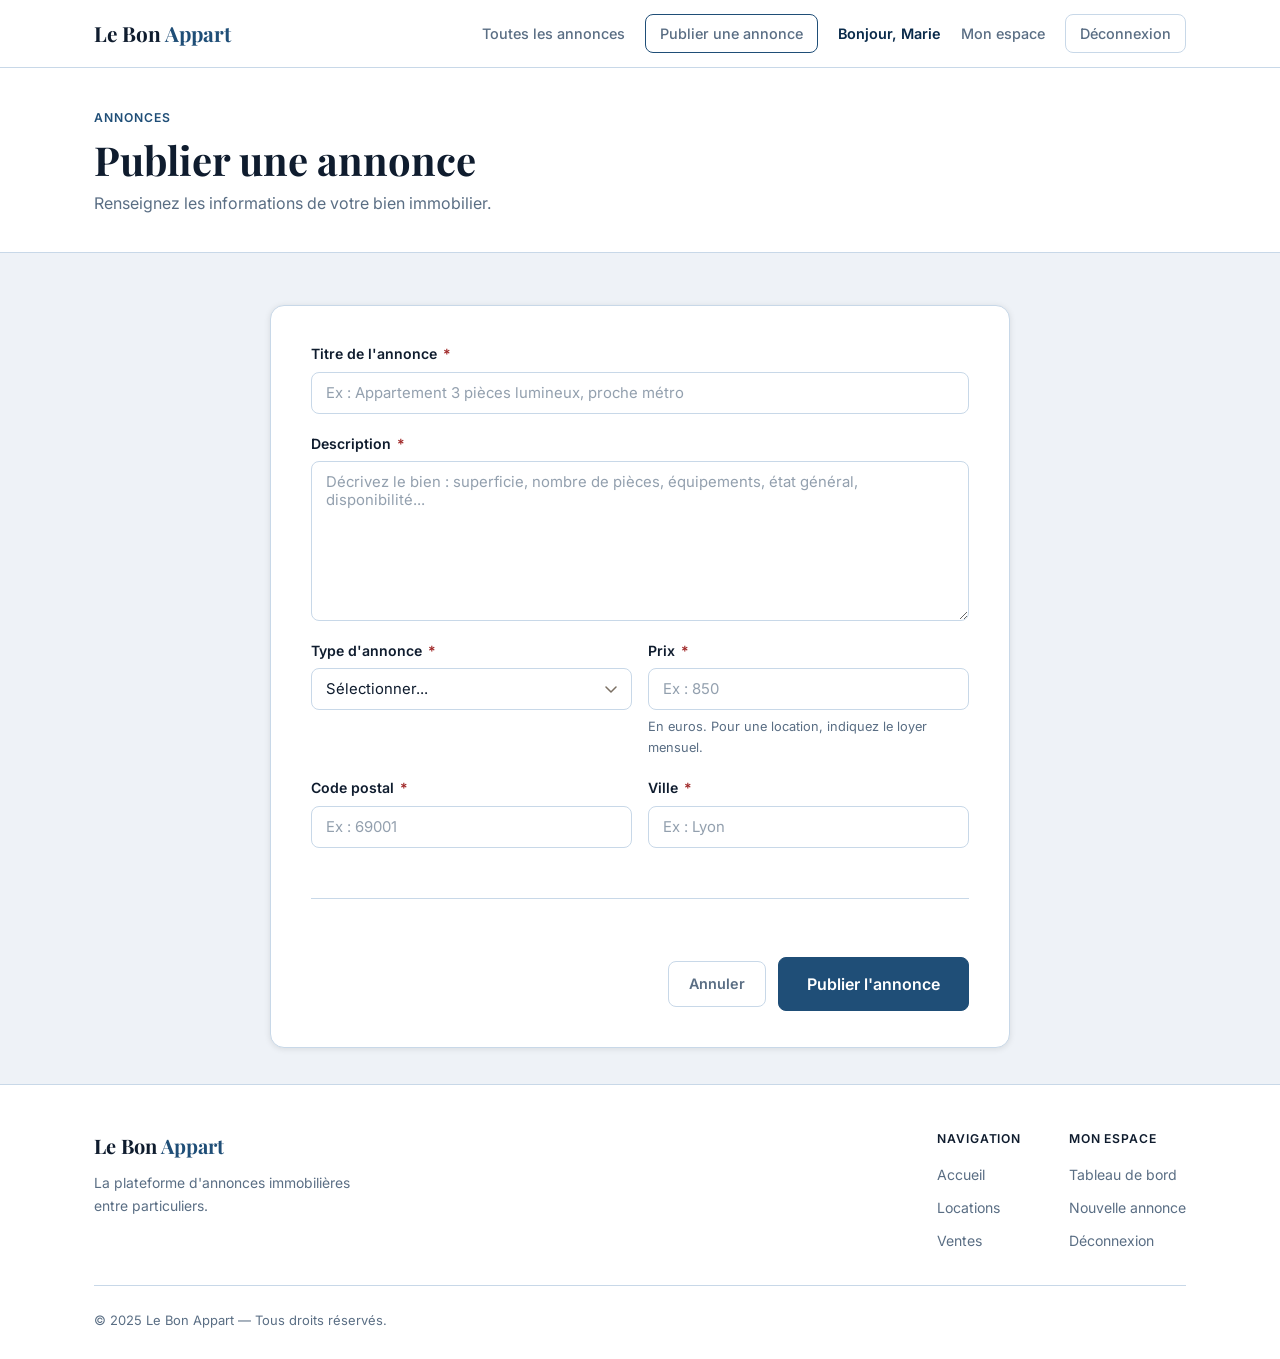
<file: ajouter.html>
<!DOCTYPE html>
<html lang="fr">
<head>
  <meta charset="UTF-8">
  <meta name="viewport" content="width=device-width, initial-scale=1.0">
  <title>Publier une annonce — Le Bon Appart</title>
  <link rel="stylesheet" href="assets/css/style.css">
</head>
<body>

  <!-- Navigation — état connecté -->
  <nav class="nav">
    <div class="container nav__inner">
      <a href="index.html" class="nav__logo">Le Bon <em>Appart</em></a>
      <ul class="nav__links" id="nav-links">
        <li><a href="index.html">Toutes les annonces</a></li>
        <li><a href="ajouter.html" class="btn btn--outline btn--sm">Publier une annonce</a></li>
        <li class="nav__agent">Bonjour, Marie</li>
        <li><a href="dashboard.html">Mon espace</a></li>
        <li><a href="logout.php" class="btn btn--ghost btn--sm">Déconnexion</a></li>
      </ul>
      <button class="nav__toggle" id="nav-toggle" aria-label="Ouvrir le menu" aria-expanded="false">
        <span></span><span></span><span></span>
      </button>
    </div>
  </nav>

  <!-- En-tête de page -->
  <div class="page-header">
    <div class="container">
      <span class="page-header__label">Annonces</span>
      <h1 class="page-header__title">Publier une annonce</h1>
      <p>Renseignez les informations de votre bien immobilier.</p>
    </div>
  </div>

  <main>
    <div class="container section--sm">

      <!-- Zone messages flash -->
      <div class="flash-zone">
        <!-- Exemple : <div class="alert alert--error">Le titre est obligatoire.</div> -->
      </div>

      <div class="form-page">

        <form action="ajouter.php" method="POST" class="form-stack">

          <div class="form-group">
            <label class="form-label" for="titre">Titre de l'annonce <span class="req">*</span></label>
            <input type="text" id="titre" name="titre" class="form-control" placeholder="Ex : Appartement 3 pièces lumineux, proche métro" required>
          </div>

          <div class="form-group">
            <label class="form-label" for="description">Description <span class="req">*</span></label>
            <textarea id="description" name="description" class="form-control" placeholder="Décrivez le bien : superficie, nombre de pièces, équipements, état général, disponibilité..." required style="min-height:160px;"></textarea>
          </div>

          <div class="form-row">
            <div class="form-group">
              <label class="form-label" for="type">Type d'annonce <span class="req">*</span></label>
              <select id="type" name="type" class="form-control" required>
                <option value="" disabled selected>Sélectionner...</option>
                <option value="location">Location</option>
                <option value="vente">Vente</option>
              </select>
            </div>
            <div class="form-group">
              <label class="form-label" for="prix">Prix <span class="req">*</span></label>
              <input type="number" id="prix" name="prix" class="form-control" placeholder="Ex : 850" min="0" step="0.01" required>
              <span class="form-hint">En euros. Pour une location, indiquez le loyer mensuel.</span>
            </div>
          </div>

          <div class="form-row">
            <div class="form-group">
              <label class="form-label" for="code_postal">Code postal <span class="req">*</span></label>
              <input type="text" id="code_postal" name="postal_code" class="form-control" placeholder="Ex : 69001" maxlength="10" required>
            </div>
            <div class="form-group">
              <label class="form-label" for="ville">Ville <span class="req">*</span></label>
              <input type="text" id="ville" name="city" class="form-control" placeholder="Ex : Lyon" required>
            </div>
          </div>

          <div class="divider"></div>

          <div class="form-actions">
            <a href="dashboard.html" class="btn btn--ghost">Annuler</a>
            <button type="submit" class="btn btn--primary btn--lg">Publier l'annonce</button>
          </div>

        </form>
      </div>

    </div>
  </main>

  <!-- Pied de page -->
  <footer class="footer">
    <div class="container">
      <div class="footer__inner">
        <div class="footer__brand">
          <span class="footer__logo">Le Bon <em>Appart</em></span>
          <p>La plateforme d'annonces immobilières entre particuliers.</p>
        </div>
        <div>
          <span class="footer__col-title">Navigation</span>
          <nav class="footer__links">
            <a href="index.html">Accueil</a>
            <a href="index.html?type=location">Locations</a>
            <a href="index.html?type=vente">Ventes</a>
          </nav>
        </div>
        <div>
          <span class="footer__col-title">Mon espace</span>
          <nav class="footer__links">
            <a href="dashboard.html">Tableau de bord</a>
            <a href="ajouter.html">Nouvelle annonce</a>
            <a href="logout.php">Déconnexion</a>
          </nav>
        </div>
      </div>
      <p class="footer__copy">&copy; 2025 Le Bon Appart — Tous droits réservés.</p>
    </div>
  </footer>

  <script src="assets/js/app.js"></script>
</body>
</html>
</file>
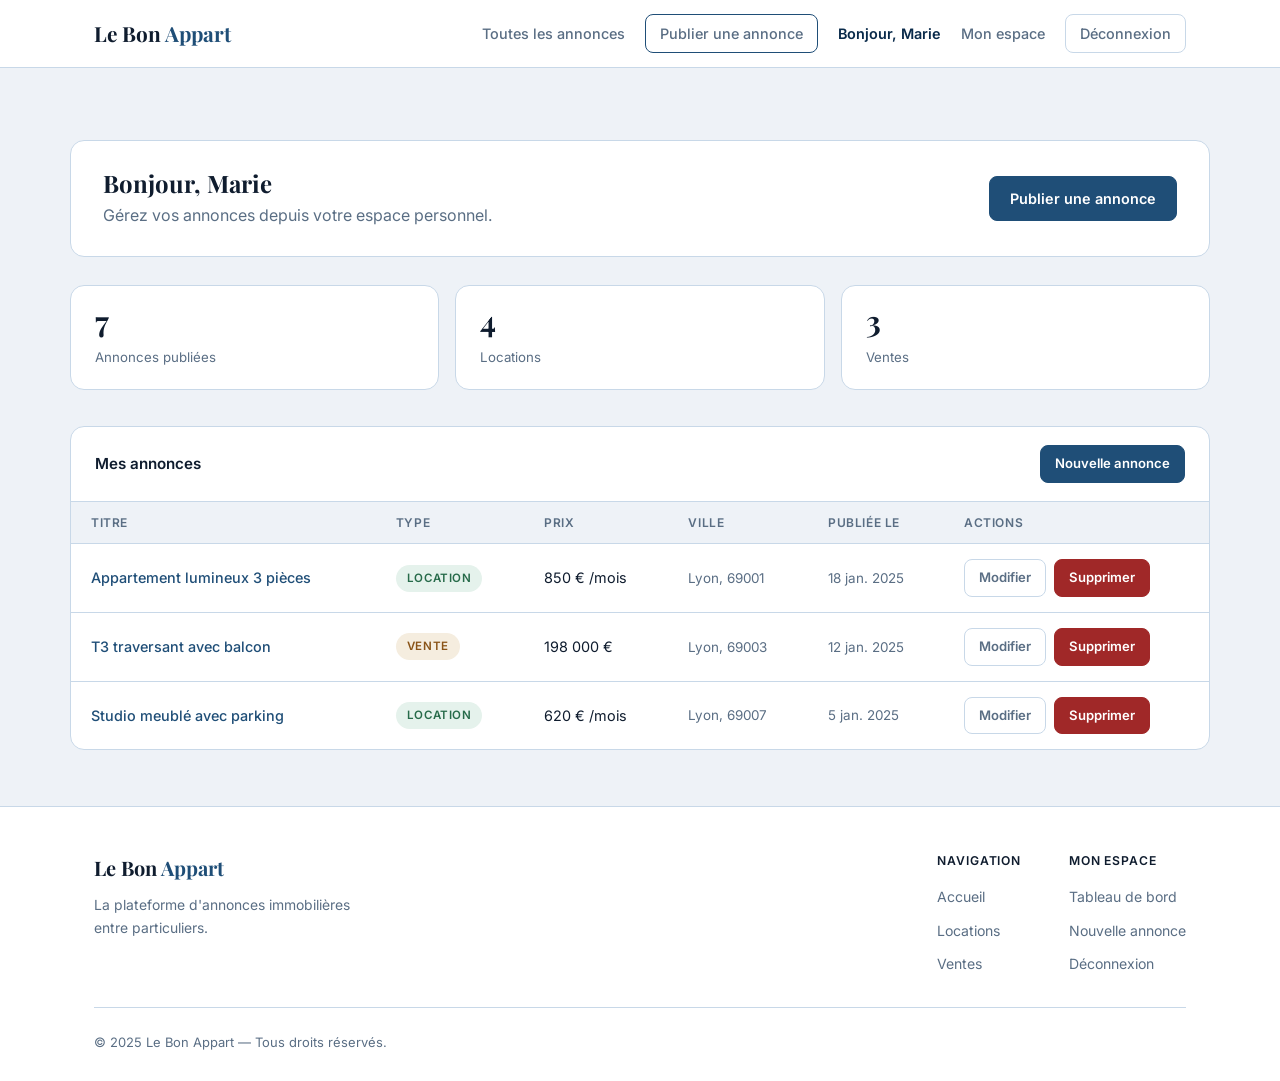
<file: dashboard.html>
<!DOCTYPE html>
<html lang="fr">
<head>
  <meta charset="UTF-8">
  <meta name="viewport" content="width=device-width, initial-scale=1.0">
  <title>Mon espace — Le Bon Appart</title>
  <link rel="stylesheet" href="assets/css/style.css">
</head>
<body>

  <!-- Navigation — état connecté -->
  <nav class="nav">
    <div class="container nav__inner">
      <a href="index.html" class="nav__logo">Le Bon <em>Appart</em></a>
      <ul class="nav__links" id="nav-links">
        <li><a href="index.html">Toutes les annonces</a></li>
        <li><a href="ajouter.html" class="btn btn--outline btn--sm">Publier une annonce</a></li>
        <!-- État connecté : PHP affiche prénom depuis $_SESSION['agent_prenom'] -->
        <li class="nav__agent">Bonjour, Marie</li>
        <li><a href="dashboard.html">Mon espace</a></li>
        <li><a href="logout.php" class="btn btn--ghost btn--sm">Déconnexion</a></li>
      </ul>
      <button class="nav__toggle" id="nav-toggle" aria-label="Ouvrir le menu" aria-expanded="false">
        <span></span><span></span><span></span>
      </button>
    </div>
  </nav>

  <main>
    <div class="container section">

      <!-- Zone messages flash -->
      <div class="flash-zone">
        <!-- Exemple : <div class="alert alert--success">Annonce supprimée avec succès.</div> -->
      </div>

      <!-- Bloc de bienvenue -->
      <div class="dashboard-welcome">
        <div>
          <h1 class="dashboard-welcome__title">Bonjour, Marie</h1>
          <p>Gérez vos annonces depuis votre espace personnel.</p>
        </div>
        <a href="ajouter.html" class="btn btn--primary">Publier une annonce</a>
      </div>

      <!-- Statistiques -->
      <div class="dashboard-stats">
        <div class="dash-stat">
          <span class="dash-stat__value">7</span>
          <span class="dash-stat__label">Annonces publiées</span>
        </div>
        <div class="dash-stat">
          <span class="dash-stat__value">4</span>
          <span class="dash-stat__label">Locations</span>
        </div>
        <div class="dash-stat">
          <span class="dash-stat__value">3</span>
          <span class="dash-stat__label">Ventes</span>
        </div>
      </div>

      <!-- Tableau des annonces -->
      <div class="table-wrapper">
        <div class="table-header">
          <h4>Mes annonces</h4>
          <a href="ajouter.html" class="btn btn--primary btn--sm">Nouvelle annonce</a>
        </div>
        <div style="overflow-x:auto;">
          <table>
            <thead>
              <tr>
                <th>Titre</th>
                <th>Type</th>
                <th>Prix</th>
                <th>Ville</th>
                <th>Publiée le</th>
                <th>Actions</th>
              </tr>
            </thead>
            <tbody>
              <tr>
                <td><a href="annonce.html" style="color:var(--accent); font-weight:500;">Appartement lumineux 3 pièces</a></td>
                <td><span class="badge badge--location">Location</span></td>
                <td>850 € /mois</td>
                <td class="td-muted">Lyon, 69001</td>
                <td class="td-muted">18 jan. 2025</td>
                <td>
                  <div class="table-actions">
                    <a href="modifier.html?id=1" class="btn btn--ghost btn--sm">Modifier</a>
                    <a href="supprimer.php?id=1" class="btn btn--danger btn--sm" onclick="return confirm('Supprimer cette annonce ?')">Supprimer</a>
                  </div>
                </td>
              </tr>
              <tr>
                <td><a href="annonce.html" style="color:var(--accent); font-weight:500;">T3 traversant avec balcon</a></td>
                <td><span class="badge badge--vente">Vente</span></td>
                <td>198 000 €</td>
                <td class="td-muted">Lyon, 69003</td>
                <td class="td-muted">12 jan. 2025</td>
                <td>
                  <div class="table-actions">
                    <a href="modifier.html?id=2" class="btn btn--ghost btn--sm">Modifier</a>
                    <a href="supprimer.php?id=2" class="btn btn--danger btn--sm" onclick="return confirm('Supprimer cette annonce ?')">Supprimer</a>
                  </div>
                </td>
              </tr>
              <tr>
                <td><a href="annonce.html" style="color:var(--accent); font-weight:500;">Studio meublé avec parking</a></td>
                <td><span class="badge badge--location">Location</span></td>
                <td>620 € /mois</td>
                <td class="td-muted">Lyon, 69007</td>
                <td class="td-muted">5 jan. 2025</td>
                <td>
                  <div class="table-actions">
                    <a href="modifier.html?id=3" class="btn btn--ghost btn--sm">Modifier</a>
                    <a href="supprimer.php?id=3" class="btn btn--danger btn--sm" onclick="return confirm('Supprimer cette annonce ?')">Supprimer</a>
                  </div>
                </td>
              </tr>
            </tbody>
          </table>
        </div>
      </div>

      <!-- PHP : si aucune annonce, remplacer le tableau par ce bloc
      <div class="empty-state">
        <div class="empty-state__icon"></div>
        <h4>Aucune annonce publiée</h4>
        <p>Vous n'avez pas encore publié d'annonce.</p>
        <br>
        <a href="ajouter.html" class="btn btn--primary">Publier ma première annonce</a>
      </div>
      -->

    </div>
  </main>

  <!-- Pied de page -->
  <footer class="footer">
    <div class="container">
      <div class="footer__inner">
        <div class="footer__brand">
          <span class="footer__logo">Le Bon <em>Appart</em></span>
          <p>La plateforme d'annonces immobilières entre particuliers.</p>
        </div>
        <div>
          <span class="footer__col-title">Navigation</span>
          <nav class="footer__links">
            <a href="index.html">Accueil</a>
            <a href="index.html?type=location">Locations</a>
            <a href="index.html?type=vente">Ventes</a>
          </nav>
        </div>
        <div>
          <span class="footer__col-title">Mon espace</span>
          <nav class="footer__links">
            <a href="dashboard.html">Tableau de bord</a>
            <a href="ajouter.html">Nouvelle annonce</a>
            <a href="logout.php">Déconnexion</a>
          </nav>
        </div>
      </div>
      <p class="footer__copy">&copy; 2025 Le Bon Appart — Tous droits réservés.</p>
    </div>
  </footer>

  <script src="assets/js/app.js"></script>
</body>
</html>
</file>
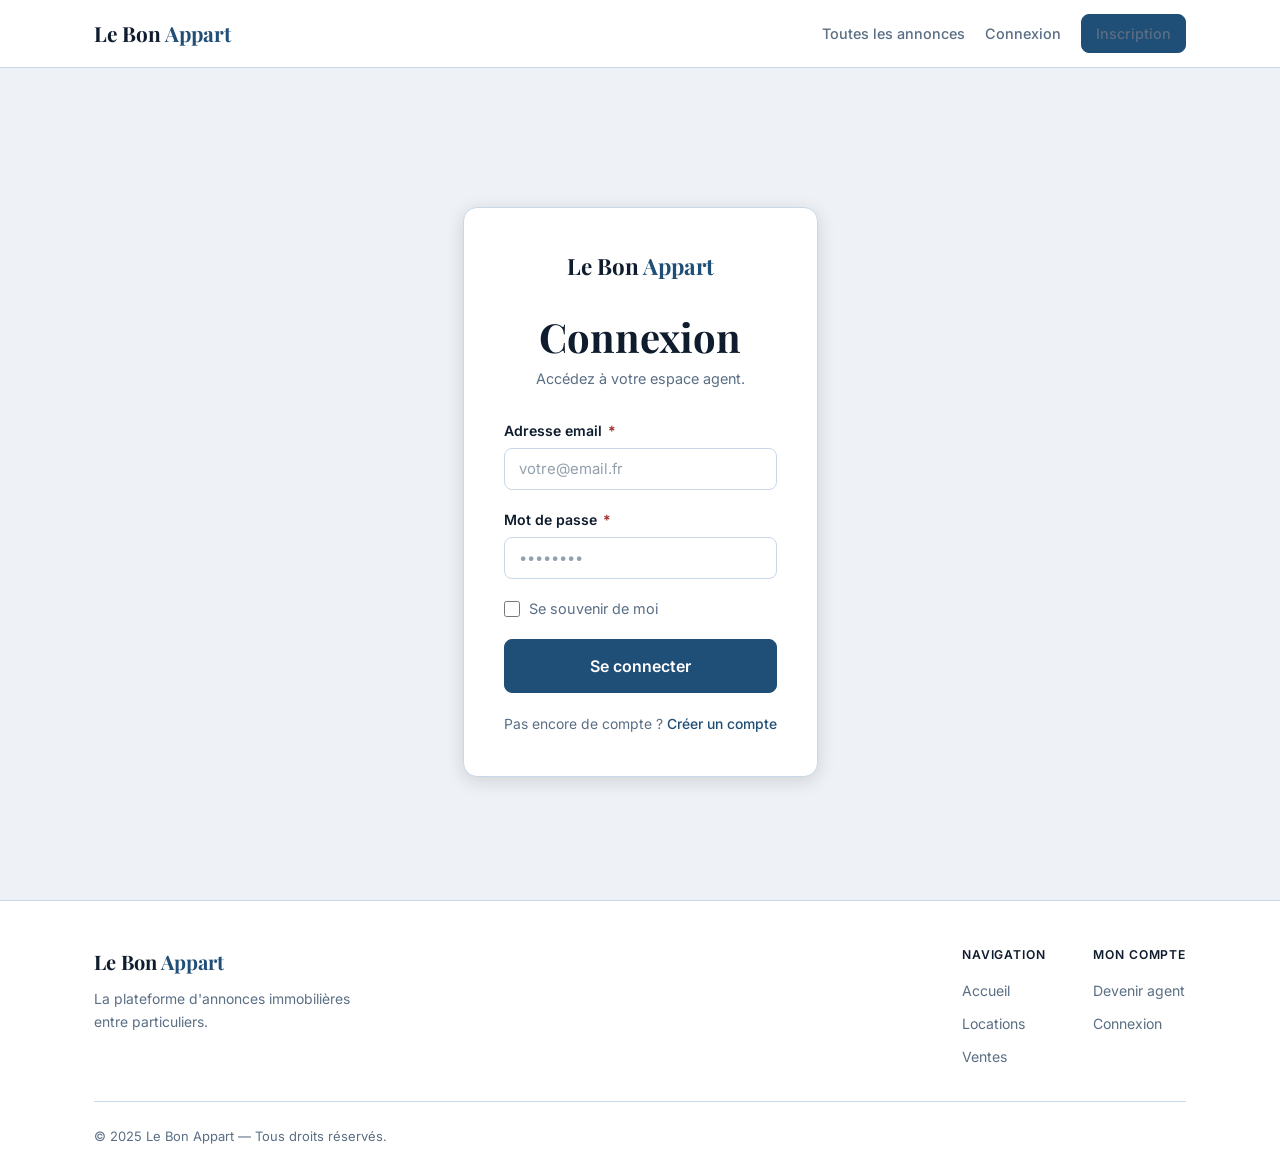
<file: login.html>
<!DOCTYPE html>
<html lang="fr">
<head>
  <meta charset="UTF-8">
  <meta name="viewport" content="width=device-width, initial-scale=1.0">
  <title>Connexion — Le Bon Appart</title>
  <link rel="stylesheet" href="assets/css/style.css">
</head>
<body>

  <!-- Navigation -->
  <nav class="nav">
    <div class="container nav__inner">
      <a href="index.html" class="nav__logo">Le Bon <em>Appart</em></a>
      <ul class="nav__links" id="nav-links">
        <li><a href="index.html">Toutes les annonces</a></li>
        <li><a href="login.html">Connexion</a></li>
        <li><a href="register.html" class="btn btn--primary btn--sm">Inscription</a></li>
      </ul>
      <button class="nav__toggle" id="nav-toggle" aria-label="Ouvrir le menu" aria-expanded="false">
        <span></span><span></span><span></span>
      </button>
    </div>
  </nav>

  <main class="auth-layout">
    <div>

      <!-- Zone messages flash -->
      <div class="flash-zone">
        <!-- Exemple : <div class="alert alert--error">Identifiants incorrects. Veuillez réessayer.</div> -->
        <!-- Exemple : <div class="alert alert--success">Inscription réussie. Vous pouvez vous connecter.</div> -->
      </div>

      <div class="auth-card">

        <div class="auth-card__logo">Le Bon <em>Appart</em></div>
        <h1 class="auth-card__title">Connexion</h1>
        <p class="auth-card__sub">Accédez à votre espace agent.</p>

        <form action="login.php" method="POST" class="form-stack">

          <div class="form-group">
            <label class="form-label" for="email">Adresse email <span class="req">*</span></label>
            <!-- PHP pré-remplira la valeur si le cookie remember_email existe -->
            <input
              type="email"
              id="email"
              name="email"
              class="form-control"
              placeholder="votre@email.fr"
              value=""
              autocomplete="email"
              required
            >
          </div>

          <div class="form-group">
            <label class="form-label" for="mot_de_passe">Mot de passe <span class="req">*</span></label>
            <input
              type="password"
              id="mot_de_passe"
              name="mot_de_passe"
              class="form-control"
              placeholder="••••••••"
              autocomplete="current-password"
              required
            >
          </div>

          <div class="form-check">
            <input type="checkbox" id="remember" name="remember" value="1">
            <label for="remember">Se souvenir de moi</label>
          </div>

          <button type="submit" class="btn btn--primary btn--block btn--lg">Se connecter</button>

        </form>

        <div class="auth-card__footer">
          Pas encore de compte ? <a href="register.html">Créer un compte</a>
        </div>

      </div>
    </div>
  </main>

  <!-- Pied de page -->
  <footer class="footer">
    <div class="container">
      <div class="footer__inner">
        <div class="footer__brand">
          <span class="footer__logo">Le Bon <em>Appart</em></span>
          <p>La plateforme d'annonces immobilières entre particuliers.</p>
        </div>
        <div>
          <span class="footer__col-title">Navigation</span>
          <nav class="footer__links">
            <a href="index.html">Accueil</a>
            <a href="index.html?type=location">Locations</a>
            <a href="index.html?type=vente">Ventes</a>
          </nav>
        </div>
        <div>
          <span class="footer__col-title">Mon compte</span>
          <nav class="footer__links">
            <a href="register.html">Devenir agent</a>
            <a href="login.html">Connexion</a>
          </nav>
        </div>
      </div>
      <p class="footer__copy">&copy; 2025 Le Bon Appart — Tous droits réservés.</p>
    </div>
  </footer>

  <script src="assets/js/app.js"></script>
</body>
</html>
</file>
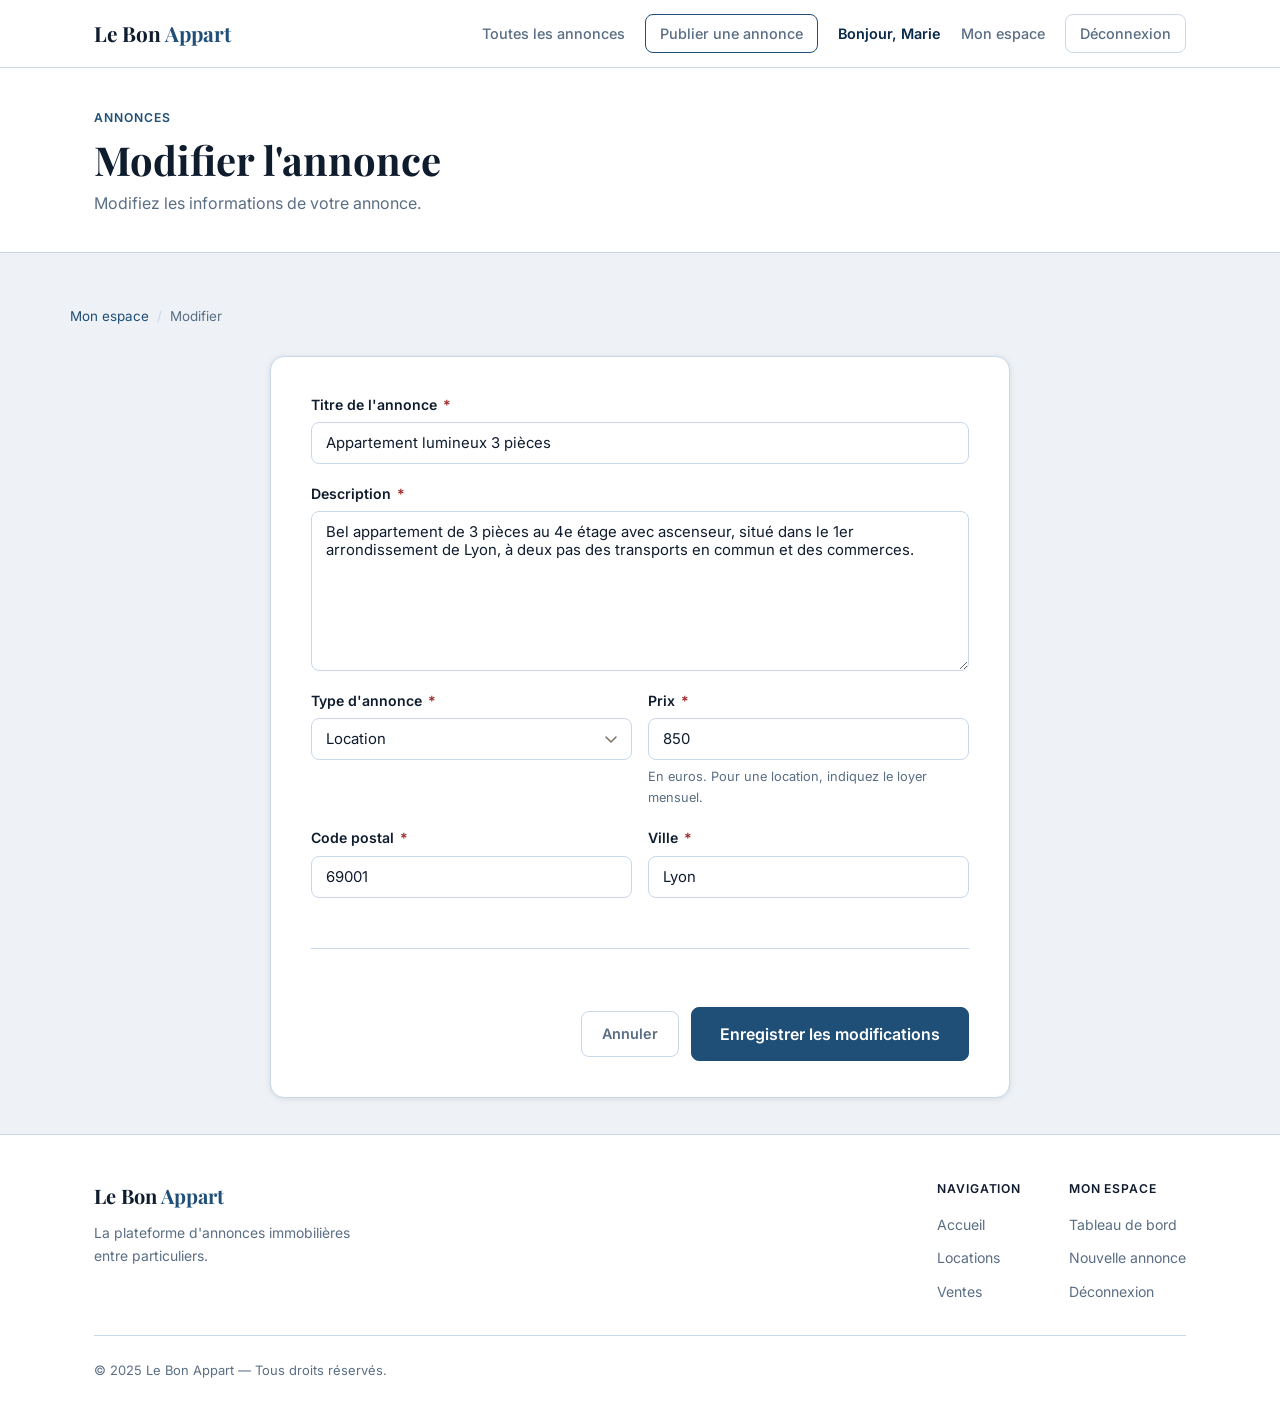
<file: modifier.html>
<!DOCTYPE html>
<html lang="fr">
<head>
  <meta charset="UTF-8">
  <meta name="viewport" content="width=device-width, initial-scale=1.0">
  <title>Modifier l'annonce — Le Bon Appart</title>
  <link rel="stylesheet" href="assets/css/style.css">
</head>
<body>

  <!-- Navigation — état connecté -->
  <nav class="nav">
    <div class="container nav__inner">
      <a href="index.html" class="nav__logo">Le Bon <em>Appart</em></a>
      <ul class="nav__links" id="nav-links">
        <li><a href="index.html">Toutes les annonces</a></li>
        <li><a href="ajouter.html" class="btn btn--outline btn--sm">Publier une annonce</a></li>
        <li class="nav__agent">Bonjour, Marie</li>
        <li><a href="dashboard.html">Mon espace</a></li>
        <li><a href="logout.php" class="btn btn--ghost btn--sm">Déconnexion</a></li>
      </ul>
      <button class="nav__toggle" id="nav-toggle" aria-label="Ouvrir le menu" aria-expanded="false">
        <span></span><span></span><span></span>
      </button>
    </div>
  </nav>

  <!-- En-tête de page -->
  <div class="page-header">
    <div class="container">
      <span class="page-header__label">Annonces</span>
      <h1 class="page-header__title">Modifier l'annonce</h1>
      <p>Modifiez les informations de votre annonce.</p>
    </div>
  </div>

  <main>
    <div class="container section--sm">

      <!-- Zone messages flash -->
      <div class="flash-zone">
        <!-- Exemple : <div class="alert alert--error">Le titre est obligatoire.</div> -->
      </div>

      <!-- Fil d'Ariane -->
      <nav class="breadcrumb">
        <a href="dashboard.html">Mon espace</a>
        <span class="breadcrumb__sep">/</span>
        <span>Modifier</span>
      </nav>

      <div class="form-page">

        <!-- L'id est transmis en champ caché pour le traitement POST -->
        <form action="modifier.php" method="POST" class="form-stack">
          <input type="hidden" name="id" value="1">

          <div class="form-group">
            <label class="form-label" for="titre">Titre de l'annonce <span class="req">*</span></label>
            <!-- PHP pré-remplira avec la valeur de la base de données -->
            <input type="text" id="titre" name="titre" class="form-control" value="Appartement lumineux 3 pièces" required>
          </div>

          <div class="form-group">
            <label class="form-label" for="description">Description <span class="req">*</span></label>
            <textarea id="description" name="description" class="form-control" required style="min-height:160px;">Bel appartement de 3 pièces au 4e étage avec ascenseur, situé dans le 1er arrondissement de Lyon, à deux pas des transports en commun et des commerces.</textarea>
          </div>

          <div class="form-row">
            <div class="form-group">
              <label class="form-label" for="type">Type d'annonce <span class="req">*</span></label>
              <select id="type" name="type" class="form-control" required>
                <option value="" disabled>Sélectionner...</option>
                <!-- PHP sélectionnera l'option correspondant à la valeur en base -->
                <option value="location" selected>Location</option>
                <option value="vente">Vente</option>
              </select>
            </div>
            <div class="form-group">
              <label class="form-label" for="prix">Prix <span class="req">*</span></label>
              <input type="number" id="prix" name="prix" class="form-control" value="850" min="0" step="0.01" required>
              <span class="form-hint">En euros. Pour une location, indiquez le loyer mensuel.</span>
            </div>
          </div>

          <div class="form-row">
            <div class="form-group">
              <label class="form-label" for="code_postal">Code postal <span class="req">*</span></label>
              <input type="text" id="code_postal" name="postal_code" class="form-control" value="69001" maxlength="10" required>
            </div>
            <div class="form-group">
              <label class="form-label" for="ville">Ville <span class="req">*</span></label>
              <input type="text" id="ville" name="city" class="form-control" value="Lyon" required>
            </div>
          </div>

          <div class="divider"></div>

          <div class="form-actions">
            <a href="annonce.html?id=1" class="btn btn--ghost">Annuler</a>
            <button type="submit" class="btn btn--primary btn--lg">Enregistrer les modifications</button>
          </div>

        </form>
      </div>

    </div>
  </main>

  <!-- Pied de page -->
  <footer class="footer">
    <div class="container">
      <div class="footer__inner">
        <div class="footer__brand">
          <span class="footer__logo">Le Bon <em>Appart</em></span>
          <p>La plateforme d'annonces immobilières entre particuliers.</p>
        </div>
        <div>
          <span class="footer__col-title">Navigation</span>
          <nav class="footer__links">
            <a href="index.html">Accueil</a>
            <a href="index.html?type=location">Locations</a>
            <a href="index.html?type=vente">Ventes</a>
          </nav>
        </div>
        <div>
          <span class="footer__col-title">Mon espace</span>
          <nav class="footer__links">
            <a href="dashboard.html">Tableau de bord</a>
            <a href="ajouter.html">Nouvelle annonce</a>
            <a href="logout.php">Déconnexion</a>
          </nav>
        </div>
      </div>
      <p class="footer__copy">&copy; 2025 Le Bon Appart — Tous droits réservés.</p>
    </div>
  </footer>

  <script src="assets/js/app.js"></script>
</body>
</html>
</file>
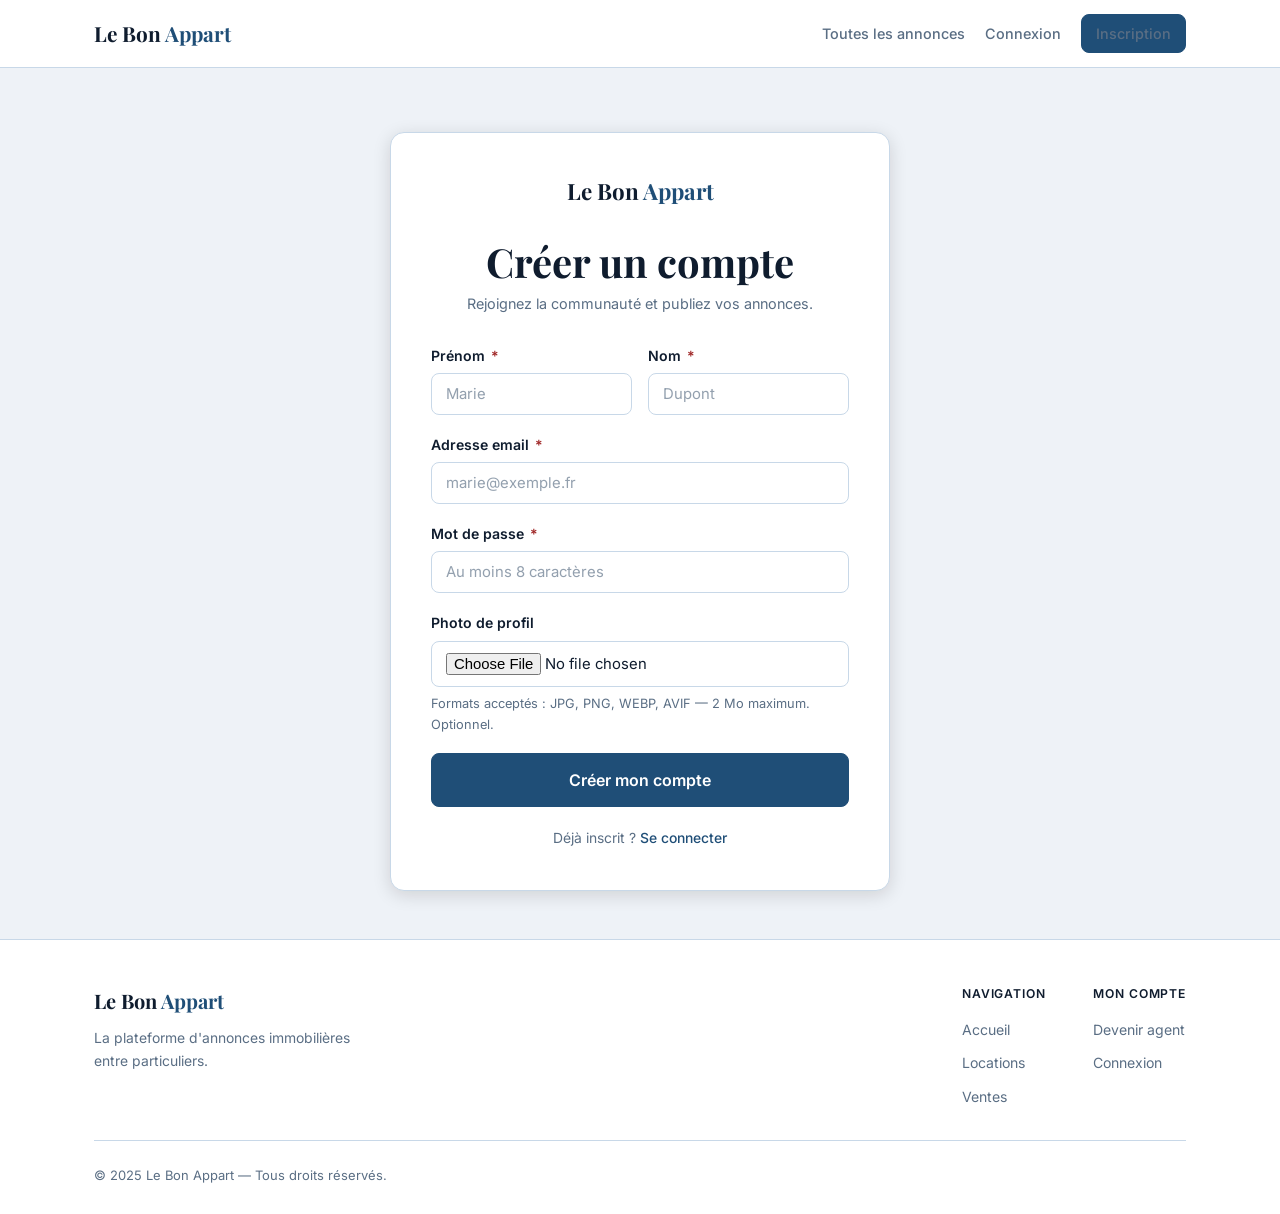
<file: register.html>
<!DOCTYPE html>
<html lang="fr">
<head>
  <meta charset="UTF-8">
  <meta name="viewport" content="width=device-width, initial-scale=1.0">
  <title>Inscription — Le Bon Appart</title>
  <link rel="stylesheet" href="assets/css/style.css">
</head>
<body>

  <!-- Navigation -->
  <nav class="nav">
    <div class="container nav__inner">
      <a href="index.html" class="nav__logo">Le Bon <em>Appart</em></a>
      <ul class="nav__links" id="nav-links">
        <li><a href="index.html">Toutes les annonces</a></li>
        <li><a href="login.html">Connexion</a></li>
        <li><a href="register.html" class="btn btn--primary btn--sm">Inscription</a></li>
      </ul>
      <button class="nav__toggle" id="nav-toggle" aria-label="Ouvrir le menu" aria-expanded="false">
        <span></span><span></span><span></span>
      </button>
    </div>
  </nav>

  <main class="auth-layout">
    <div>

      <!-- Zone messages flash -->
      <div class="flash-zone">
        <!-- Exemple : <div class="alert alert--error">Cette adresse email est déjà utilisée.</div> -->
      </div>

      <div class="auth-card" style="max-width: 500px;">

        <div class="auth-card__logo">Le Bon <em>Appart</em></div>
        <h1 class="auth-card__title">Créer un compte</h1>
        <p class="auth-card__sub">Rejoignez la communauté et publiez vos annonces.</p>

        <!-- enctype requis pour l'upload d'avatar -->
        <form action="register.php" method="POST" enctype="multipart/form-data" class="form-stack">

          <div class="form-row">
            <div class="form-group">
              <label class="form-label" for="prenom">Prénom <span class="req">*</span></label>
              <input type="text" id="prenom" name="prenom" class="form-control" placeholder="Marie" required autocomplete="given-name">
            </div>
            <div class="form-group">
              <label class="form-label" for="nom">Nom <span class="req">*</span></label>
              <input type="text" id="nom" name="nom" class="form-control" placeholder="Dupont" required autocomplete="family-name">
            </div>
          </div>

          <div class="form-group">
            <label class="form-label" for="email">Adresse email <span class="req">*</span></label>
            <input type="email" id="email" name="email" class="form-control" placeholder="marie@exemple.fr" required autocomplete="email">
          </div>

          <div class="form-group">
            <label class="form-label" for="mot_de_passe">Mot de passe <span class="req">*</span></label>
            <input type="password" id="mot_de_passe" name="mot_de_passe" class="form-control" placeholder="Au moins 8 caractères" required autocomplete="new-password">
          </div>

          <div class="form-group">
            <label class="form-label" for="avatar">Photo de profil</label>
            <input type="file" id="avatar" name="avatar" class="form-control" accept="image/jpeg,image/png,image/webp,image/avif">
            <span class="form-hint">Formats acceptés : JPG, PNG, WEBP, AVIF — 2 Mo maximum. Optionnel.</span>
          </div>

          <button type="submit" class="btn btn--primary btn--block btn--lg">Créer mon compte</button>

        </form>

        <div class="auth-card__footer">
          Déjà inscrit ? <a href="login.html">Se connecter</a>
        </div>

      </div>
    </div>
  </main>

  <!-- Pied de page -->
  <footer class="footer">
    <div class="container">
      <div class="footer__inner">
        <div class="footer__brand">
          <span class="footer__logo">Le Bon <em>Appart</em></span>
          <p>La plateforme d'annonces immobilières entre particuliers.</p>
        </div>
        <div>
          <span class="footer__col-title">Navigation</span>
          <nav class="footer__links">
            <a href="index.html">Accueil</a>
            <a href="index.html?type=location">Locations</a>
            <a href="index.html?type=vente">Ventes</a>
          </nav>
        </div>
        <div>
          <span class="footer__col-title">Mon compte</span>
          <nav class="footer__links">
            <a href="register.html">Devenir agent</a>
            <a href="login.html">Connexion</a>
          </nav>
        </div>
      </div>
      <p class="footer__copy">&copy; 2025 Le Bon Appart — Tous droits réservés.</p>
    </div>
  </footer>

  <script src="assets/js/app.js"></script>
</body>
</html>
</file>
<file: assets/css/style.css>
/* ================================================
   LE BON APPART — Feuille de styles principale
   ================================================ */

@import url('https://fonts.googleapis.com/css2?family=Inter:wght@400;500;600&family=Playfair+Display:wght@500;600;700&display=swap');

/* -------- Variables -------- */
:root {
  --bg:           #EEF2F7;
  --surface:      #FFFFFF;
  --surface-alt:  #DDE6F0;
  --accent:       #1f4e77;
  --accent-dark:  #092a4a;
  --accent-light: #395a72;
  --text:         #0F1C2E;
  --text-muted:   #5A6E84;
  --border:       #C8D8E8;
  --success-bg:   #E4F2EC;
  --success-text: #1F6B42;
  --error-bg:     #FAEAEA;
  --error-text:   #A02828;
  --shadow-sm:    0 1px 6px rgba(24, 16, 10, .10);
  --shadow:       0 4px 18px rgba(24, 16, 10, .14);
  --shadow-lg:    0 10px 36px rgba(24, 16, 10, .18);
  --radius:       8px;
  --radius-lg:    14px;
  --max-w:        1140px;
  --nav-h:        68px;
  --t:            200ms ease;
}

/* -------- Reset -------- */
*, *::before, *::after { box-sizing: border-box; margin: 0; padding: 0; }
html { font-size: 16px; scroll-behavior: smooth; }
body {
  font-family: 'Inter', -apple-system, BlinkMacSystemFont, 'Segoe UI', sans-serif;
  background: var(--bg);
  color: var(--text);
  line-height: 1.65;
  min-height: 100vh;
  display: flex;
  flex-direction: column;
}
main { flex: 1; }
img  { display: block; max-width: 100%; }
a    { color: inherit; text-decoration: none; }
ul   { list-style: none; }
button { cursor: pointer; border: none; background: none; font: inherit; }

/* -------- Typographie -------- */
h1, h2, h3 {
  font-family: 'Playfair Display', Georgia, serif;
  line-height: 1.2;
  color: var(--text);
}
h4, h5 { font-weight: 600; color: var(--text); line-height: 1.3; }
h1 { font-size: clamp(1.9rem, 3.5vw, 2.5rem); }
h2 { font-size: clamp(1.4rem, 2.5vw, 1.9rem); }
h3 { font-size: 1.2rem; }
h4 { font-size: .95rem; }
p  { color: var(--text-muted); }

/* -------- Mise en page -------- */
.container  { max-width: var(--max-w); margin: 0 auto; padding: 0 24px; }
.section    { padding: 56px 0; }
.section--sm { padding: 36px 0; }

/* ================================================
   NAVIGATION
   ================================================ */
.nav {
  background: var(--surface);
  border-bottom: 1px solid var(--border);
  height: var(--nav-h);
  position: sticky;
  top: 0;
  z-index: 100;
}
.nav__inner {
  height: 100%;
  display: flex;
  align-items: center;
  gap: 32px;
}
.nav__logo {
  font-family: 'Playfair Display', serif;
  font-size: 1.3rem;
  font-weight: 700;
  color: var(--text);
  white-space: nowrap;
  flex-shrink: 0;
}
.nav__logo em { color: var(--accent); font-style: normal; }
.nav__links {
  display: flex;
  align-items: center;
  gap: 20px;
  margin-left: auto;
}
.nav__links li { display: flex; align-items: center; }
.nav__links a {
  font-size: .9rem;
  font-weight: 500;
  color: var(--text-muted);
  transition: color var(--t);
}
.nav__links a:hover { color: var(--text); }
.nav__agent { font-size: .9rem; font-weight: 600; color: var(--accent-dark); }
.nav__toggle {
  display: none;
  flex-direction: column;
  gap: 5px;
  margin-left: auto;
  padding: 4px;
}
.nav__toggle span {
  display: block;
  width: 22px;
  height: 2px;
  background: var(--text);
  border-radius: 2px;
}

/* ================================================
   BOUTONS
   ================================================ */
.btn {
  display: inline-flex;
  align-items: center;
  justify-content: center;
  gap: 6px;
  padding: 10px 20px;
  border-radius: var(--radius);
  font-size: .9rem;
  font-weight: 600;
  transition: all var(--t);
  white-space: nowrap;
  border: 1.5px solid transparent;
  cursor: pointer;
  font-family: inherit;
}
.btn--primary  { background: var(--accent);      color: #fff;  border-color: var(--accent); }
.btn--primary:hover  { background: var(--accent-dark); border-color: var(--accent-dark); }
.btn--outline  { background: transparent; color: var(--accent); border-color: var(--accent); }
.btn--outline:hover  { background: var(--accent); color: #fff; }
.btn--ghost    { background: transparent; color: var(--text-muted); border-color: var(--border); }
.btn--ghost:hover    { background: var(--surface-alt); color: var(--text); border-color: var(--surface-alt); }
.btn--danger   { background: var(--error-text); color: #fff; border-color: var(--error-text); }
.btn--danger:hover   { background: #8f2e2e; border-color: #8f2e2e; }
.btn--sm  { padding: 7px 14px; font-size: .82rem; }
.btn--lg  { padding: 13px 28px; font-size: 1rem; }
.btn--block { width: 100%; }

/* ================================================
   BADGES
   ================================================ */
.badge {
  display: inline-block;
  padding: 4px 11px;
  border-radius: 20px;
  font-size: .72rem;
  font-weight: 600;
  text-transform: uppercase;
  letter-spacing: .05em;
}
.badge--location { background: #E5F2EC; color: #276B4A; }
.badge--vente    { background: #F5EDDF; color: #8A5418; }

/* ================================================
   ALERTES FLASH
   ================================================ */
.flash-zone { margin-top: 16px; }
.alert {
  padding: 13px 18px;
  border-radius: var(--radius);
  font-size: .9rem;
  font-weight: 500;
  margin-bottom: 12px;
  border-left: 4px solid;
}
.alert--success { background: var(--success-bg); color: var(--success-text); border-color: var(--success-text); }
.alert--error   { background: var(--error-bg);   color: var(--error-text);   border-color: var(--error-text); }

/* ================================================
   CARDS ANNONCES
   ================================================ */
.card {
  background: var(--surface);
  border: 1px solid var(--border);
  border-radius: var(--radius-lg);
  overflow: hidden;
  transition: box-shadow var(--t), transform var(--t);
  display: flex;
  flex-direction: column;
}
.card:hover { box-shadow: var(--shadow-lg); transform: translateY(-3px); }
.card__image {
  position: relative;
  height: 196px;
  background: var(--surface-alt);
  flex-shrink: 0;
}
.card__image-placeholder {
  width: 100%;
  height: 100%;
  background: linear-gradient(145deg, #DDE6F0 0%, #B8CDE0 100%);
  display: flex;
  align-items: center;
  justify-content: center;
}
.card__image-placeholder::after {
  content: '';
  display: block;
  width: 44px;
  height: 44px;
  border-radius: 50%;
  background: var(--accent-light);
  opacity: .4;
}
.card__image img {
  width: 100%;
  height: 100%;
  object-fit: cover;
  display: block;
  transition: transform 400ms ease;
}
.card:hover .card__image img { transform: scale(1.04); }
.card__badge { position: absolute; top: 12px; left: 12px; }
.card__body {
  padding: 20px;
  display: flex;
  flex-direction: column;
  gap: 8px;
  flex: 1;
}
.card__price {
  font-size: 1.25rem;
  font-weight: 700;
  color: var(--text);
  font-family: 'Playfair Display', serif;
}
.card__price span { font-size: .84rem; font-weight: 400; color: var(--text-muted); font-family: 'Inter', sans-serif; }
.card__title    { font-size: .95rem; font-weight: 600; font-family: 'Inter', sans-serif; color: var(--text); }
.card__location { font-size: .84rem; color: var(--text-muted); }
.card__agent {
  display: flex;
  align-items: center;
  gap: 8px;
  padding-top: 10px;
  margin-top: auto;
  border-top: 1px solid var(--border);
  font-size: .82rem;
  color: var(--text-muted);
  margin-bottom: 4px;
}

/* ================================================
   AVATAR
   ================================================ */
.avatar {
  border-radius: 50%;
  background: var(--surface-alt);
  border: 2px solid var(--border);
  flex-shrink: 0;
  display: flex;
  align-items: center;
  justify-content: center;
  color: var(--accent);
  font-weight: 700;
  font-family: 'Inter', sans-serif;
  overflow: hidden;
}
.avatar--sm  { width: 28px; height: 28px; font-size: .7rem; }
.avatar--md  { width: 48px; height: 48px; font-size: .95rem; }
.avatar--lg  { width: 80px; height: 80px; font-size: 1.5rem; }
.avatar--xl  { width: 110px; height: 110px; font-size: 2rem; }

/* ================================================
   GRILLES
   ================================================ */
.grid      { display: grid; gap: 24px; }
.grid--3   { grid-template-columns: repeat(3, 1fr); }
.grid--2   { grid-template-columns: repeat(2, 1fr); }
.grid--auto { grid-template-columns: repeat(auto-fill, minmax(300px, 1fr)); }

/* ================================================
   FORMULAIRES
   ================================================ */
.form-stack { display: flex; flex-direction: column; gap: 18px; }
.form-group { display: flex; flex-direction: column; gap: 6px; }
.form-row   { display: grid; grid-template-columns: 1fr 1fr; gap: 16px; }
.form-label { font-size: .88rem; font-weight: 600; color: var(--text); }
.form-label .req { color: var(--error-text); margin-left: 2px; }
.form-control {
  width: 100%;
  padding: 11px 14px;
  background: var(--surface);
  border: 1.5px solid var(--border);
  border-radius: var(--radius);
  font-size: .93rem;
  color: var(--text);
  font-family: inherit;
  transition: border-color var(--t), box-shadow var(--t);
  -webkit-appearance: none;
  appearance: none;
}
.form-control:focus {
  outline: none;
  border-color: var(--accent);
  box-shadow: 0 0 0 3px rgba(155, 126, 90, .15);
}
.form-control::placeholder { color: var(--text-muted); opacity: .65; }
textarea.form-control { resize: vertical; min-height: 130px; }
select.form-control {
  background-image: url("data:image/svg+xml,%3Csvg xmlns='http://www.w3.org/2000/svg' width='12' height='7' viewBox='0 0 12 7'%3E%3Cpath d='M1 1l5 5 5-5' stroke='%237B7064' stroke-width='1.5' fill='none' stroke-linecap='round' stroke-linejoin='round'/%3E%3C/svg%3E");
  background-repeat: no-repeat;
  background-position: right 14px center;
  padding-right: 40px;
  cursor: pointer;
}
.form-hint { font-size: .8rem; color: var(--text-muted); }
.form-actions {
  display: flex;
  gap: 12px;
  align-items: center;
  justify-content: flex-end;
  padding-top: 8px;
}
.form-check { display: flex; align-items: center; gap: 9px; }
.form-check input { width: 16px; height: 16px; accent-color: var(--accent); cursor: pointer; }
.form-check label { font-size: .9rem; color: var(--text-muted); cursor: pointer; }

/* ================================================
   FILTRES
   ================================================ */
.filter-bar { display: flex; gap: 8px; align-items: center; flex-wrap: wrap; }
.filter-tab {
  padding: 7px 18px;
  border-radius: 20px;
  font-size: .87rem;
  font-weight: 500;
  border: 1.5px solid var(--border);
  background: var(--surface);
  color: var(--text-muted);
  cursor: pointer;
  transition: all var(--t);
  display: inline-flex;
  align-items: center;
  gap: 5px;
}
a.filter-tab { text-decoration: none; }
.filter-tab:hover, .filter-tab.active { background: var(--accent); color: #fff; border-color: var(--accent); }
.filter-count {
  font-size: .75rem;
  background: var(--surface-alt);
  color: var(--text-muted);
  border-radius: 10px;
  padding: 1px 6px;
}
.filter-tab.active .filter-count { background: rgba(255,255,255,.22); color: #fff; }

/* ================================================
   HERO
   ================================================ */
.hero {
  background: var(--surface);
  border-bottom: 1px solid var(--border);
  padding: 64px 0;
}
.hero__label {
  display: block;
  font-size: .78rem;
  font-weight: 600;
  text-transform: uppercase;
  letter-spacing: .08em;
  color: var(--accent);
  margin-bottom: 14px;
}
.hero__title   { margin-bottom: 16px; }
.hero__desc    { font-size: 1.05rem; max-width: 500px; margin-bottom: 32px; }
.hero__actions { display: flex; gap: 12px; flex-wrap: wrap; }
.hero__stats {
  display: flex;
  gap: 40px;
  margin-top: 52px;
  padding-top: 36px;
  border-top: 1px solid var(--border);
}
.stat__number {
  display: block;
  font-size: 1.8rem;
  font-weight: 700;
  font-family: 'Playfair Display', serif;
  color: var(--text);
  line-height: 1;
  margin-bottom: 4px;
}
.stat__label { font-size: .82rem; color: var(--text-muted); }

/* ================================================
   EN-TÊTE DE SECTION
   ================================================ */
.section-head { margin-bottom: 36px; }
.section-head__label {
  display: block;
  font-size: .78rem;
  font-weight: 600;
  text-transform: uppercase;
  letter-spacing: .07em;
  color: var(--accent);
  margin-bottom: 8px;
}
.section-head__title { margin-bottom: 8px; }

/* ================================================
   FIL D'ARIANE + EN-TÊTE DE PAGE
   ================================================ */
.breadcrumb {
  display: flex;
  align-items: center;
  gap: 8px;
  font-size: .84rem;
  color: var(--text-muted);
  margin-bottom: 28px;
}
.breadcrumb a { color: var(--accent); }
.breadcrumb__sep { color: var(--border); }

.page-header {
  background: var(--surface);
  border-bottom: 1px solid var(--border);
  padding: 40px 0 36px;
}
.page-header__label {
  display: block;
  font-size: .76rem;
  font-weight: 600;
  text-transform: uppercase;
  letter-spacing: .08em;
  color: var(--accent);
  margin-bottom: 8px;
}
.page-header__title { margin-bottom: 6px; }

/* ================================================
   PAGE DÉTAIL ANNONCE
   ================================================ */
.property-layout {
  display: grid;
  grid-template-columns: 1fr 360px;
  gap: 36px;
  align-items: start;
  padding: 48px 0;
}
.property-image {
  height: 380px;
  border-radius: var(--radius-lg);
  border: 1px solid var(--border);
  margin-bottom: 28px;
  overflow: hidden;
}
.property-image__placeholder {
  width: 100%;
  height: 100%;
  background: linear-gradient(145deg, #DDE6F0 0%, #B8CDE0 100%);
}
.property-meta {
  display: flex;
  align-items: center;
  gap: 14px;
  flex-wrap: wrap;
  margin-bottom: 14px;
}
.property-price {
  font-size: 2rem;
  font-family: 'Playfair Display', serif;
  font-weight: 700;
  color: var(--text);
}
.property-price span { font-size: 1rem; font-weight: 400; font-family: 'Inter', sans-serif; color: var(--text-muted); }
.property-location { color: var(--text-muted); font-size: .92rem; margin-bottom: 16px; }
.property-title    { margin-bottom: 20px; }
.property-body     { font-size: .95rem; line-height: 1.85; color: var(--text-muted); white-space: pre-line; }
.property-date     { font-size: .8rem; color: var(--text-muted); margin-top: 20px; }
.property-actions  { display: flex; gap: 10px; margin-top: 20px; }

/* -------- Sidebar -------- */
.sidebar-card {
  background: var(--surface);
  border: 1px solid var(--border);
  border-radius: var(--radius-lg);
  padding: 24px;
}
.sidebar-card + .sidebar-card { margin-top: 20px; }
.sidebar-card__label {
  display: block;
  font-size: .76rem;
  font-weight: 600;
  text-transform: uppercase;
  letter-spacing: .06em;
  color: var(--text-muted);
  margin-bottom: 16px;
}
.agent-mini {
  display: flex;
  align-items: center;
  gap: 14px;
  padding-bottom: 16px;
  margin-bottom: 16px;
  border-bottom: 1px solid var(--border);
}
.agent-mini__name { font-weight: 600; font-size: .95rem; color: var(--text); margin-bottom: 2px; }
.agent-mini__meta { font-size: .82rem; color: var(--text-muted); }

/* ================================================
   PROFIL AGENT
   ================================================ */
.agent-profile {
  display: flex;
  align-items: flex-start;
  gap: 28px;
  background: var(--surface);
  border: 1px solid var(--border);
  border-radius: var(--radius-lg);
  padding: 32px;
  margin-bottom: 40px;
}
.agent-profile__info  { flex: 1; min-width: 0; }
.agent-profile__name  { margin-bottom: 6px; }
.agent-profile__meta  { font-size: .9rem; color: var(--text-muted); margin-bottom: 20px; }
.agent-profile__stats { display: flex; gap: 28px; }
.agent-stat__number {
  display: block;
  font-size: 1.5rem;
  font-weight: 700;
  font-family: 'Playfair Display', serif;
  color: var(--text);
  line-height: 1;
  margin-bottom: 3px;
}
.agent-stat__label { font-size: .78rem; color: var(--text-muted); }

/* ================================================
   TABLEAU DE BORD
   ================================================ */
.dashboard-welcome {
  background: var(--surface);
  border: 1px solid var(--border);
  border-radius: var(--radius-lg);
  padding: 28px 32px;
  margin-bottom: 28px;
  display: flex;
  align-items: center;
  justify-content: space-between;
  gap: 20px;
}
.dashboard-welcome__title { margin-bottom: 4px; font-size: 1.5rem; }
.dashboard-stats {
  display: grid;
  grid-template-columns: repeat(3, 1fr);
  gap: 16px;
  margin-bottom: 36px;
}
.dash-stat {
  background: var(--surface);
  border: 1px solid var(--border);
  border-radius: var(--radius-lg);
  padding: 20px 24px;
}
.dash-stat__value {
  display: block;
  font-size: 1.9rem;
  font-weight: 700;
  font-family: 'Playfair Display', serif;
  color: var(--text);
  line-height: 1;
  margin-bottom: 6px;
}
.dash-stat__label { font-size: .83rem; color: var(--text-muted); }

/* ================================================
   TABLEAU
   ================================================ */
.table-wrapper {
  background: var(--surface);
  border: 1px solid var(--border);
  border-radius: var(--radius-lg);
  overflow: hidden;
}
.table-header {
  padding: 18px 24px;
  display: flex;
  align-items: center;
  justify-content: space-between;
  border-bottom: 1px solid var(--border);
  gap: 12px;
}
.table-header h4 { font-size: .95rem; }
table { width: 100%; border-collapse: collapse; }
thead th {
  background: var(--bg);
  padding: 11px 20px;
  font-size: .75rem;
  font-weight: 600;
  text-transform: uppercase;
  letter-spacing: .05em;
  color: var(--text-muted);
  text-align: left;
  border-bottom: 1px solid var(--border);
  white-space: nowrap;
}
tbody td {
  padding: 15px 20px;
  font-size: .9rem;
  border-bottom: 1px solid var(--border);
  vertical-align: middle;
  color: var(--text);
}
tbody tr:last-child td { border-bottom: none; }
tbody tr:hover td { background: var(--bg); }
.table-actions { display: flex; gap: 8px; align-items: center; }
.td-muted { color: var(--text-muted) !important; font-size: .84rem; }

/* ================================================
   AUTHENTIFICATION
   ================================================ */
.auth-layout {
  min-height: calc(100vh - var(--nav-h));
  display: flex;
  align-items: center;
  justify-content: center;
  padding: 48px 24px;
}
.auth-card {
  background: var(--surface);
  border: 1px solid var(--border);
  border-radius: var(--radius-lg);
  padding: 40px;
  width: 100%;
  max-width: 440px;
  box-shadow: var(--shadow);
}
.auth-card__logo {
  text-align: center;
  margin-bottom: 28px;
  font-family: 'Playfair Display', serif;
  font-size: 1.4rem;
  font-weight: 700;
}
.auth-card__logo em { color: var(--accent); font-style: normal; }
.auth-card__title { text-align: center; margin-bottom: 6px; }
.auth-card__sub   { text-align: center; font-size: .9rem; margin-bottom: 28px; }
.auth-card__footer {
  text-align: center;
  margin-top: 20px;
  font-size: .87rem;
  color: var(--text-muted);
}
.auth-card__footer a { color: var(--accent); font-weight: 500; }

/* ================================================
   PAGE FORMULAIRE (ajouter / modifier)
   ================================================ */
.form-page {
  max-width: 740px;
  margin: 0 auto;
  background: var(--surface);
  border: 1px solid var(--border);
  border-radius: var(--radius-lg);
  padding: 36px 40px;
  box-shadow: var(--shadow-sm);
}

/* ================================================
   ÉTAT VIDE
   ================================================ */
.empty-state {
  text-align: center;
  padding: 64px 24px;
  background: var(--surface);
  border: 1.5px dashed var(--border);
  border-radius: var(--radius-lg);
}
.empty-state__icon {
  width: 56px;
  height: 56px;
  background: var(--surface-alt);
  border-radius: 50%;
  margin: 0 auto 16px;
  border: 1px solid var(--border);
}
.empty-state h4 { font-size: 1.05rem; margin-bottom: 6px; }

/* ================================================
   SÉPARATEUR
   ================================================ */
.divider { height: 1px; background: var(--border); margin: 32px 0; }

/* ================================================
   PIED DE PAGE
   ================================================ */
.footer {
  background: var(--surface);
  border-top: 1px solid var(--border);
  padding: 44px 0 28px;
  margin-top: auto;
}
.footer__inner {
  display: grid;
  grid-template-columns: 1fr auto auto;
  gap: 48px;
  align-items: start;
  padding-bottom: 32px;
  margin-bottom: 24px;
  border-bottom: 1px solid var(--border);
}
.footer__logo {
  display: block;
  font-family: 'Playfair Display', serif;
  font-size: 1.25rem;
  font-weight: 700;
  color: var(--text);
  margin-bottom: 10px;
}
.footer__logo em { color: var(--accent); font-style: normal; }
.footer__brand p { font-size: .87rem; max-width: 260px; }
.footer__col-title {
  display: block;
  font-size: .76rem;
  font-weight: 600;
  text-transform: uppercase;
  letter-spacing: .07em;
  color: var(--text);
  margin-bottom: 14px;
}
.footer__links { display: flex; flex-direction: column; gap: 10px; }
.footer__links a { font-size: .88rem; color: var(--text-muted); transition: color var(--t); }
.footer__links a:hover { color: var(--text); }
.footer__copy { font-size: .81rem; color: var(--text-muted); }

/* ================================================
   RESPONSIVE
   ================================================ */
@media (max-width: 960px) {
  .grid--3       { grid-template-columns: repeat(2, 1fr); }
  .property-layout { grid-template-columns: 1fr; }
  .dashboard-stats { grid-template-columns: repeat(2, 1fr); }
  .footer__inner { grid-template-columns: 1fr 1fr; }
  .agent-profile { flex-direction: column; }
}

@media (max-width: 640px) {
  .grid--3, .grid--2 { grid-template-columns: 1fr; }
  .nav__links { display: none; }
  .nav__links.is-open {
    display: flex;
    flex-direction: column;
    align-items: flex-start;
    position: fixed;
    top: var(--nav-h);
    left: 0; right: 0;
    background: var(--surface);
    border-bottom: 1px solid var(--border);
    padding: 20px 24px;
    gap: 14px;
    box-shadow: var(--shadow);
    z-index: 99;
  }
  .nav__toggle { display: flex; }
  .form-row    { grid-template-columns: 1fr; }
  .dashboard-stats { grid-template-columns: 1fr; }
  .footer__inner   { grid-template-columns: 1fr; gap: 24px; }
  .auth-card   { padding: 28px 20px; }
  .dashboard-welcome { flex-direction: column; align-items: flex-start; }
  .hero__stats { flex-wrap: wrap; gap: 20px; }
  .form-page   { padding: 24px 20px; }
  .property-layout { padding: 28px 0; }
}
</file>
